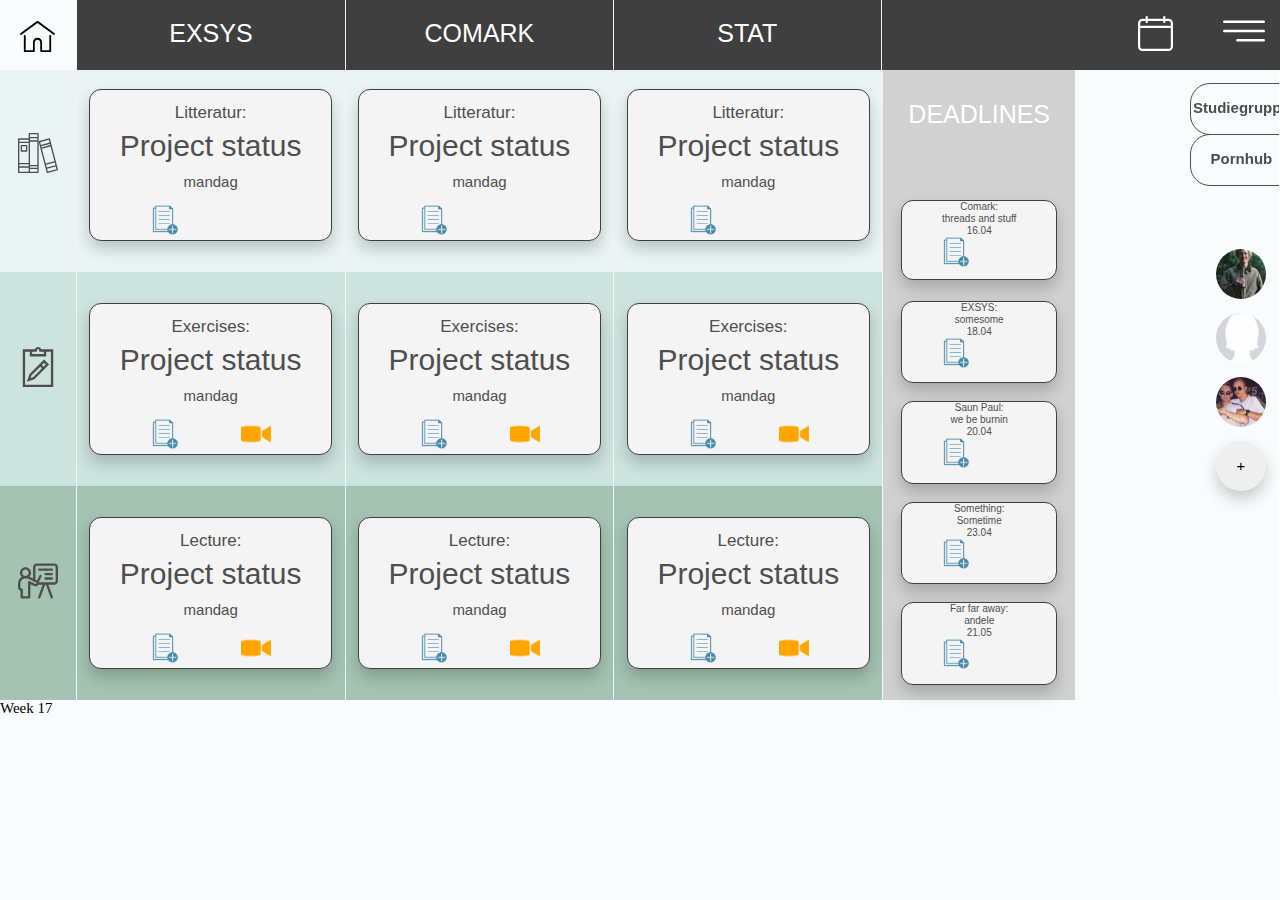
<file: index.html>
<!DOCTYPE html>
<html lang="en">

<head>
    <meta charset="UTF-8">
    <link rel="stylesheet" type="text/css" href="grid.css">
    <script defer src="Javascript.js"></script>
    <meta http-equiv="X-UA-Compatible" content="IE=edge">
    <meta name="viewport" content="width=device-width, initial-scale=1.0">
    <title>CoolStudent.net</title>
</head>

<body>
    <div class="navbar">

        <div class="home" id="home">
            <img class="homeimg" src="/Bilder/home.svg">
        </div>
        <div class="exsys" onclick="andenFunktion()">
            <p>EXSYS</p>
        </div>
        <div class="comark" onclick="andenFunktion()">
            <p>COMARK</p>
        </div>
        <div class="stat" onclick="andenFunktion()">
            <p>STAT</p>
        </div>
        <div class="menu">
            <img class="menuimg">
        </div>
        <a class="kalenderimg" href="kalender.html">
            <img src="/Bilder/kalender.svg">
        </a>
    </div>

    <div class="menubox" id="menubox">
        <p>Menupunkt 1</p>
        <p>Menupunkt 2</p>
        <p>Menupunkt 3</p>
    </div>


    <div class="container">

        <div class="topgab"></div>
        <div class="topgab2"></div>
        <div class="topgab3"></div>
        <div class="topgab4"></div>

        <div class="to">
            <img class="toLogo" src="/Bilder/task.svg">

        </div>

        <div class="toEks">
            <div class="basicbutton">
                <h4>Exercises:</h4>
                <h3>Project status</h3>
                <p>mandag</p>
                <div class="videobutton"></div>
                <div class="documentbutton"></div>
            </div>
        </div>

        <div class="toCom">
            <div class="basicbutton">
                <h4>Exercises:</h4>
                <h3>Project status</h3>
                <p>mandag</p>
                <div class="videobutton"></div>
                <div class="documentbutton"></div>
            </div>
        </div>

        <div class="toStat">
            <div class="basicbutton">
                <h4>Exercises:</h4>
                <h3>Project status</h3>
                <p>mandag</p>
                <div class="videobutton"></div>
                <div class="documentbutton"></div>
            </div>
        </div>



        <div id="myDropdown2" class="dropdown-content2">
            <a href="#">1</a>
            <a href="#">2</a>
            <a href="#">3</a>
            <a href="#">4</a>
            <a href="#">5</a>
            <a href="#">6</a>
        </div>



        <div class="litteratur">
            <img class="litteraturLogo" src="Bilder/book.svg">
        </div>

        <div class="litteraturEks">
            <div class="basicbutton">
                <h4>Litteratur:</h4>
                <h3>Project status</h3>
                <p>mandag</p>
                <div class="documentbutton"></div>
            </div>
        </div>

        <div class="litteraturCom">
            <div class="basicbutton">
                <h4>Litteratur:</h4>
                <h3>Project status</h3>
                <p>mandag</p>
                <div class="documentbutton"></div>
            </div>
        </div>

        <div class="litteraturStat">
            <div class="basicbutton">
                <h4>Litteratur:</h4>
                <h3>Project status</h3>
                <p>mandag</p>
                <div class="documentbutton"></div>
            </div>
        </div>

        <div class="forelæsning">
            <img class="forelæsningLogo" src="Bilder/presentation.svg">
        </div>

        <div class="forelæsningEks">
            <!--Trigger/Open prototyping-->
            <div id="protobutton" class="basicbutton">
                <h4>Lecture:</h4>
                <h3>Project status</h3>
                <p>mandag</p>
                <div class="videobutton"></div>
                <div class="documentbutton"></div>
            </div>
        </div>


        <!--The modal-->
        <div id="protomodal" class="modal">
            <!--Content in the modal-->
            <div class="modal-content">
                <span id="protoclose" class="close">&times;</span>
                <p>Important information about prototyping</p>
            </div>
        </div>


        <div class="forelæsningCom">
            <div id="conbutton" class="basicbutton">
                <h4>Lecture:</h4>
                <h3>Project status</h3>
                <p>mandag</p>
                <div class="videobutton"></div>
                <div class="documentbutton"></div>
            </div>

        </div>

        <div id="conmodal" class="modal">
            <!--Content in the modal-->
            <div class="modal-content">
                <span id="conclose" class="close">&times;</span>
                <p>Important information about concurrency</p>
            </div>
        </div>

        <div class="forelæsningStat">
            <div id="normbutton" class="basicbutton">
                <h4>Lecture:</h4>
                <h3>Project status</h3>
                <p>mandag</p>
                <div class="videobutton"></div>
                <div class="documentbutton"></div>
            </div>
        </div>

        <div id="normmodal" class="modal">
            <!--Content in the modal-->
            <div class="modal-content">
                <span id="normclose" class="close">&times;</span>
                <p>Important information about Normalfordeling</p>
            </div>
        </div>

        <div class="deadlines">
            <h5>DEADLINES</h5>
            <div class="basicbutton space">
                <h4>Comark:</h4>
                <h3>threads and stuff</h3>
                <p>16.04</p>
                <div class="documentbutton"></div>
            </div>
            <div class="basicbutton rest">
                <h4>EXSYS:</h4>
                <h3>somesome</h3>
                <p>18.04</p>
                <div class="documentbutton"></div>
            </div>
            <div class="basicbutton rest">
                <h4>Saun Paul:</h4>
                <h3>we be burnin</h3>
                <p>20.04</p>
                <div class="documentbutton"></div>
            </div>
            <div class="basicbutton rest">
                <h4>Something:</h4>
                <h3>Sometime</h3>
                <p>23.04</p>
                <div class="documentbutton"></div>
            </div>
            <div class="basicbutton rest">
                <h4>Far far away:</h4>
                <h3>andele</h3>
                <p>21.05</p>
                <div class="documentbutton"></div>
            </div>
        </div>

        <div class="Chat Chat1">
        </div>
        <div class="Chat Chat2">
        </div>
        <div class="Chat Chat3">
        </div>

        <div class="Chat Chat4">
            <button class="ChatButton" type="button" onclick="addChat()">+</button>
        </div>
        <div id="myDropdown3" class="dropdown-content3">
            <a href="#">Add new chat</a>
        </div>

        <div class="Groups">
            <p>Studiegruppe</p>
        </div>
        <div class="Groups Groups1">
            <p>Pornhub</p>
            

        </div>
        <div class="kalenderfremogtilbage">
            <div id="back"></div>
            <div id="Weeknumber"> Week 17 </div>
            <div id="front"></div>
        </div>
    </div>
</body>


</html>
</file>
<file: grid.css>
body{
  background-color: #f9fcfc;
  margin: 0 auto;
}

.navbar{
  position: fixed;
  width: 100%;
  height: 70px;
  background-color: #403F3F;
  font-family: Helvetica, Arial, sans-serif;
  font-weight: lighter;
  font-size: 25px;
  color: white;
  text-align: center;
  z-index: +5;
}

.navbar div{
  height: 70px;
}

.container {
  margin-top: -7px;
  width: 100%;
  float: left;
  display: grid;
  grid-template-columns: [first] 6% [line2] 21% [line3] 21% [line4] 21% [line5] 15% [line6] 30% [end];
  grid-template-rows: [row1-start] auto [row1-end] auto
   [row2-start] auto [row2-end] auto [row3-start] auto [row3-end] auto [row4-start] auto [row4-end] auto 
   [row5-start] auto [row5-end] auto [row6-start] auto [row6-end] auto [row7-start] auto [row7-end] auto [row8-start] 2px [row8-end] 2px [last-line];
}

.exsys{
  float: left;
  width: 21%;
}
.exsys:hover, .comark:hover, .stat:hover{
  background-color: #f9fcfc;
  color: #403F3F;
}
.comark{
  float: left;
  width: 20.8%;
}
.stat{
  float: left;
  width: 20.9%;
}

.menu, .kalenderimg{
  float: right;
}

.home{
  background-color: #f9fcfc;
  float: left;
  width:5.9%;
  align-items: center;
  height: 70px;
}

.homeimg{
  grid-column: 1;
  grid-row: 1;
  width: 35px;
  height: 35px;  
}

.exsys, .comark, .stat, .homeimg, .menuimg, .menu{
  cursor: pointer;
}

.exsys p, .comark p, .stat p, .homeimg{
  margin-top: 19px;
}

.menuimg{
  width: 42px;
  height: 42px;  
  justify-self: end;
  margin-top: 10px;
  margin-right: 15px;
}


.kalenderimg{
  display: grid;
  grid-column: 5;
  grid-row: 1;
  justify-self: end;
  height: 35px;
  width: 35px;
  margin-top: 16px;
  margin-right: 50px;

}


.toLogo, .litteraturLogo, .forelæsningLogo{
  height: 40px;
  width: 40px;
  margin-top: 75px;
  justify-self: center;

}

.topgab { display: grid; grid-column: 1; grid-row: 2;}
.topgab2 { display: grid; grid-column: 2; grid-row: 2;}
.topgab3 { display: grid; grid-column: 3; grid-row: 2;}
.topgab4 { display: grid; grid-column: 4; grid-row: 2;}
.topgab, .topgab2, .topgab3, .topgab4{
  height: 65px;
  background-color: #EAF4F4;
}

.to { display: grid; grid-column: 1; grid-row: 4;}

.toEks{ display: grid; grid-column: 2; grid-row: 4; justify-items: center;}

.toCom{ display: grid; grid-column: 3; grid-row: 4; justify-items: center;}

.toStat{ display: grid; grid-column: 4; grid-row: 4; justify-items: center;}

.litteratur { display: grid; grid-column: 1; grid-row: 3;}

.litteraturEks{ display: grid; grid-column: 2; grid-row: 3; justify-items: center;}

.litteraturCom{ display: grid; grid-column: 3; grid-row: 3; justify-items: center;}

.litteraturStat{display: grid; grid-column: 4; grid-row: 3; justify-items: center;}

.forelæsning{display: grid; grid-column: 1; grid-row: 5; }

.forelæsningEks{display: grid; grid-column: 2; grid-row: 5; justify-items: center;}

.forelæsningCom{display: grid; grid-column: 3; grid-row: 5; justify-items: center;}

.forelæsningStat{display: grid; grid-column: 4; grid-row: 5; justify-items: center;}

.forelæsningStat, .forelæsningCom, .forelæsningEks, .forelæsning{
  background-color: #A4C3B2;
}

.litteratur, .litteraturCom, .litteraturEks, .litteraturStat{
  background-color: #EAF4F4;
}

.to, .toCom, .toEks, .toStat{
  background-color: #CCE3DE; 
}

.forelæsningStat, .forelæsningCom, .forelæsningEks, .forelæsning, .litteratur, .litteraturCom, .litteraturEks, .litteraturStat, .to, .toCom, .toEks, .toStat, .exsys, .comark, .stat, .home{
border-right: 0.1px solid #F4F4F4;
}

  .basicbutton{
    margin-top: 31px;
    margin-bottom: 31px;
    background-color: #F4F4F4;
    z-index: 2;
    color: #403F3F;
    border:0.2px;
    border-style: solid;
    box-shadow: 0px 8px 15px rgba(0, 0, 0, 0.2);
    font-family: 'Roboto', sans-serif;
    border-radius: 12px;
    font-size: 15px;
    height: 150px;
    width: 90%;
    text-align: center;
    }
  
  .basicbutton h4, .basicbutton h3, .basicbutton p{
    justify-self: stretch;
    font-family: Helvetica, Arial, sans-serif;
    font-weight: lighter;
    color:#4e4e4e;
  }  

  .basicbutton h3{
    font-size: 30px;
    margin-top: -17px;
  }

  .basicbutton h4{
    font-size: 17px;
    margin-top: 13px;
  }

  .basicbutton p{
    font-size: 15px;
    margin-top: -20px;
  }
    
.scroll{
  height: 1000px;
  display: grid; grid-column: 2; grid-row: 6; justify-items: center;
}

.dropdown {
  display: inline-block;
  left: 4%;
  top: 20%;
  }
            
  .dropdown-content {
  display: none;
  margin-top: 50px;
  background-color: #f1f1f1;
  min-width: 160px;
  overflow: auto;
  box-shadow: 0px 8px 16px 0px rgba(0,0,0,0.2);
  z-index: 1;
  }
            
  .dropdown-content a {
  color: black;
  border: 1px;
  padding: 12px 16px;
  text-decoration: none;
  display: block;
  }
            
  .dropdown a:hover {background-color: #ddd;}
            
  .show {display: block;}
  
            
  .dropdown-content2 {
  display: none;
  background-color: #f1f1f1;
  min-width: 160px;
  overflow: auto;
  box-shadow: 0px 8px 16px 0px rgba(0,0,0,0.2);
  z-index: 1;
  margin-top: 50px;
  }
            
  .dropdown-content2 a {
  color: black;
  border: 1px;
  text-decoration: none;
  display: block;
  }
            
  .dropdown2 a:hover {background-color: #ddd;}
            
  .show2 {display: block;}
  
  .dropdown3 {
    left: 90%;
    top: 20%;
  }
            
  .dropdown-content3 {
  display: none;
  background-color: #f1f1f1;
  overflow: auto;
  box-shadow: 0px 8px 16px 0px rgba(0,0,0,0.2);
  z-index: 1; 
  grid-column: 6;
  grid-row: 4/6;
  width: 5%;
  height: 15%;
  margin-top: 38%;
  margin-left:94.5%;
  position: fixed;
  }
            
  .dropdown-content3 a {
  color: black;
  border: 1px;
  text-decoration: none;
  display: block;
  font-size: 15px;
  }
            
  .dropdown3 a:hover {background-color: #ddd;}
            
  .show3 {display: block;}

 .deadlines{
  display: grid;
  grid-column: 5;
  grid-row: 3/6;
  justify-items: center;
  margin: none;
  padding: none;
  background-color: rgb(209, 209, 209);
  }
  .deadlines h5{
    font-family: Helvetica, Arial, sans-serif;
  font-weight: lighter;
  font-size: 25px;
  color: white;
  }

  .deadlines h4{
    font-size: 10px;
    margin: 0px;
  }
  .deadlines h3{
    font-size: 10px;
    margin-top: 1px;
    margin-bottom: 1px;
    margin: none;
  }
  .deadlines p{
    font-size: 10px;
    margin-top: 1px;
    margin-bottom: 1px;
    margin: none;
  }

  .space{
    margin: 0px;
    height: 80%;
    width: 80%;
  }

  .rest{
    margin: 0px;
    margin-top: 3px;
    height: 80%;
    width: 80%;
  }
  */

  .bund{
    grid-column: 1/5;
    grid-row: 7;
  }

  
  .Chat{
    display: grid;
    background-size: cover;
    border-radius: 50px;
    height: 50px;
    width: 50px;
    margin-left: 5%;
    float: right;
    position: fixed;
    margin-left: 95%;
  
  
    }
    
  .Chat:hover{
    cursor: pointer;
    transform: translateY(-2%);
    }
    
  .Chat1{
    background-image: url(Bilder/Chat.png);
   margin-top: 20%;
  
    }
          
  .Chat2{
    background-image: url(Bilder/Chat1.png);
    margin-top: 25%;
  
    }

    .Chat3{
      background-image: url(Bilder/Chat2.png);
      margin-top: 30%;
     
      }

.Chat4{
  margin-top: 35%;
}
    

    .ChatButton{
    line-height: 0.8em;
    color: black;
    border:0px;
    border-style: solid;
    box-shadow: 0px 8px 15px rgba(0, 0, 0, 0.2);
    font-family: 'Roboto', sans-serif;
    border-radius: 25px;
    font-size: 15px;
    height: 50px;
    width: 50px;
   
    }

    .ChatButton:hover{
      cursor: pointer;
      transform: translateY(-2%);
      }
    

    
  
/* The Modal (background) */
.modal {
  display: none; /* Hidden by default */
  position: fixed; /* Stay in place */
  z-index: 5; /* Sit on top */
  padding-top: 100px; /* Location of the box */
  left: 25%;
  top: 13%;
  width: 50%; /* Full width */
  height: 50%; /* Full height */
  overflow: auto; /* Enable scroll if needed */
  background-color: rgba(255, 255, 255, 0.4); /* Black w/ opacity */
}

/* Modal Content */
.modal-content {
  background-color: #fefefe;
  margin: auto;
  padding: 20px;
  border: 1px solid #888;
  width: 80%;
}

/* The Close Button */
.close {
  color: #aaaaaa;
  float: right;
  font-size: 28px;
  font-weight: bold;
}

.close:hover,
.close:focus {
  color: #000;
  text-decoration: none;
  cursor: pointer;
}

.navbar{
  position: fixed;
  width: 100%;
  height: 70px;
  background-color: #403F3F;
  font-family: Helvetica, Arial, sans-serif;
  font-weight: lighter;
  font-size: 25px;
  color: white;
  text-align: center;
  z-index: +5;
 }
  
 .navbar div{
  height: 70px;
 }
  
 .menubox{
  margin-top: 70px;
  position: fixed;
  background-color: #403F3F;
  height: 630px;
  width: 0px;
  right: 0;
  -webkit-transition: 1s;
  -moz-transition: 1s;
  -ms-transition: 1s;
  -o-transition: 1s;
  transition: 1s;
  border-left: 0.1px solid #ffffff;
  border-top: 0.1px solid #ffffff;
  z-index: 3;
 }
  
 .menubox p{
  font-size: 25px;
  color: rgb(255, 255, 255);
  font-family: Helvetica, Arial, sans-serif;
  font-weight: lighter;
  margin-left: 50px;
  margin-top: 30px;
  white-space: nowrap;
 }
  
 .menubox.menuexpand {
  width: 31%;
 }

 .menuimg{
  width: 42px;
  height: 42px; 
  justify-self: end;
  margin-top: 10px;
  margin-right: 15px;
  content:url("/Bilder/menu.svg");
  transition: opacity 0.2 ease;
 }
  
  
 .menuimg.menuimgexpand {
  opacity: 100;
  content:url("/Bilder/cros.svg");
 }

 .videobutton{
  float: right;
  background-size: cover;
  background-position-x: center;
  background-image: url(Bilder/video-call-icon-11-256.png);
  height: 30px;
  width: 30px;
  margin-right: 25%;
 }

 .documentbutton{
  float: left;
  background-size: cover;
  background-position-x: center;
  background-image: url(Bilder/adddoc.png);
  height: 30px;
  width: 30px;
  margin-left: 25%;
 }

 .Groups{
  display: grid;
    background-size: cover;
    border-top-left-radius:20px;
    border-bottom-left-radius: 20px;
    height: 50px;
    width: 100px;
    margin-left: 5%;
    float: right;
    position: fixed;
    margin-left: 93%;
    margin-top: 7%;
    box-shadow: #000;
    border:1px;
    border-style: solid;
    text-align: center;
    justify-self: stretch;
    font-family: Helvetica, Arial, sans-serif;
    font-weight:bold;
    color:#4e4e4e;
    font-size: 15px;
    
  
 }

 .Groups1{
  margin-top: 11%;
  
 }

 .Groups:hover{
  transform: translateY(-1px);

 }
 .kalenderfremogtilbage{
  grid-column: 1/5;
  grid-row: 6;
  font-size: 15px;
  z-index: 15;
  justify-self: center;
  height: 25px;
  width: 100%;
 }

 .back{
   width: 30%;
 }

 .front{
  width: 30%;
}

.Weeknumber{
  width: 40%;
}
</file>
